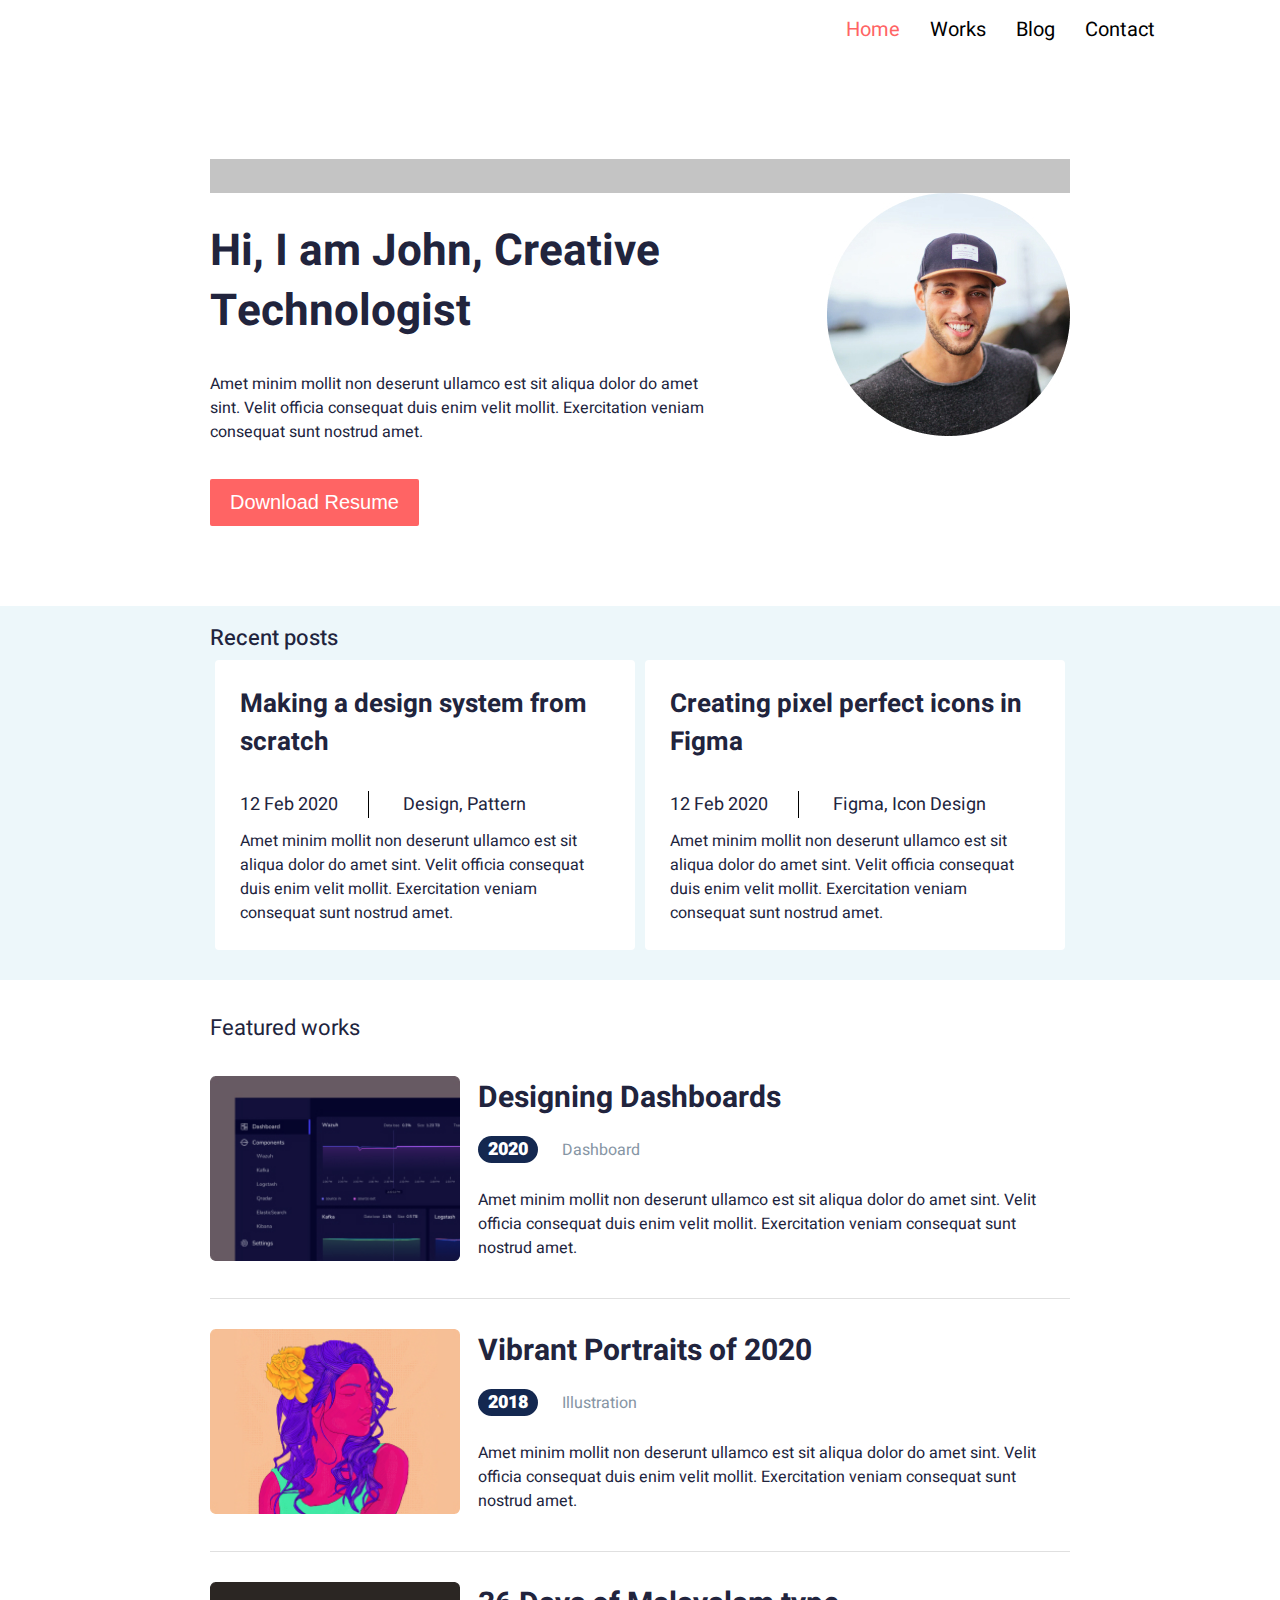
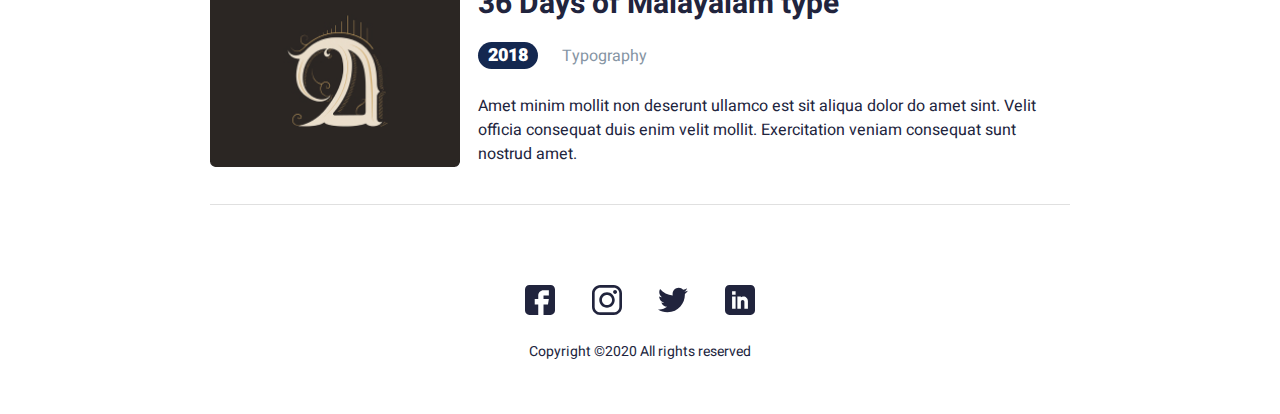
<file: index.html>
<!DOCTYPE html>
<html lang="en">
<head>
    <meta charset="UTF-8">
    <meta http-equiv="X-UA-Compatible" content="IE=edge">
    <meta name="viewport" content="width=device-width, initial-scale=1.0">
    <title>Document</title>
    <!-- підключаємо css -->
    <link rel="stylesheet" href="style.css">
    <!-- підключення шрифтів -->
    <link rel="preconnect" href="https://fonts.googleapis.com">
    <link rel="preconnect" href="https://fonts.gstatic.com" crossorigin>
    <link href="https://fonts.googleapis.com/css2?family=Heebo:wght@400;700&display=swap" rel="stylesheet">

</head>
<body>

    <header>
        
        <nav class="menu">
            <button class="burger"></button>
            <a class="active" href="index.html">Home</a>
            <a href="featured-works.html">Works</a>
            <a href="blog.html">Blog</a>
            <a href="">Contact</a>
        </nav>
        
        <div class="container about-user">
            <div>
                <h1>
                Hi, I am John, Creative Technologist
                </h1>
                <p>Amet minim mollit non deserunt ullamco est sit aliqua dolor do amet sint. Velit officia consequat duis enim velit mollit. Exercitation veniam consequat sunt nostrud amet.</p>
                <button class="btn">Download Resume</button>
            </div>
            <img src="images/my-photo.jpg" alt="photo">
        </div>

    </header>

    <section class="section-posts">
    <div class="container">
    
        <h2>Recent posts</h2>
        <divl class="blog-post">
            <div class="title-post">
                <h4><a href="blog-pages/blog1.html">Making a design system from scratch</a></h4>
                <span class="date-main-post">12 Feb 2020</span>
                <span class="topic-main-post">Design, Pattern</span>
                <p>
                    Amet minim mollit non deserunt ullamco est sit aliqua dolor do amet sint. Velit officia consequat duis enim velit mollit. Exercitation veniam consequat sunt nostrud amet.
                </p>
            </div>

            <div class="title-post">
                <h4><a href="blog-pages/blog2.html">Creating pixel perfect icons in Figma</a></h4>
                <span class="date-main-post">12 Feb 2020</span>
                <span class="topic-main-post">Figma, Icon Design</span>
                <p>
                    Amet minim mollit non deserunt ullamco est sit aliqua dolor do amet sint. Velit officia consequat duis enim velit mollit. Exercitation veniam consequat sunt nostrud amet.
                </p>
            </div>

        </div>
    
    
    </div>


    </section>

    <section>
        <div class="container">
            <h2 class="title-works">Featured works</h2>
           
            <div class="featured-works">
                <div class="work">
                    <a href="work-pages/article-page.html">
                    <img src="images/1.jpg" alt="image1">
                    </a>
                    <div class="description">
                        <h3><a href="work-pages/article-page.html">Designing Dashboards</a></h3>
                        <span class="badge">2020</span>
                        <span class="point">Dashboard</span>
                        <p>Amet minim mollit non deserunt ullamco est sit aliqua dolor do amet sint. Velit officia consequat duis enim velit mollit. Exercitation veniam consequat sunt nostrud amet.</p>
                    </div>
                </div>
            </div>

            <div class="featured-works">
                <div class="work">
                    <a href="work-pages/article-one.html">
                    <img src="images/2.jpg" alt="image1">
                    </a>
                    <div class="description">
                        <h3><a href="work-pages/article-one.html">Vibrant Portraits of 2020</a></h3>
                        <span class="badge">2018</span>
                        <span class="point">Illustration</span>
                        <p>Amet minim mollit non deserunt ullamco est sit aliqua dolor do amet sint. Velit officia consequat duis enim velit mollit. Exercitation veniam consequat sunt nostrud amet.</p>
                    </div>
                </div>
            </div>

            <div class="featured-works">
                <div class="work">
                    <a href="work-pages/article-two.html">
                    <img src="images/3.jpg" alt="image1">
                    </a>
                    <div class="description">
                        <h3><a href="work-pages/article-two.html">36 Days of Malayalam type</a></h3>
                        <span class="badge">2018</span>
                        <span class="point">Typography</span>
                        <p>Amet minim mollit non deserunt ullamco est sit aliqua dolor do amet sint. Velit officia consequat duis enim velit mollit. Exercitation veniam consequat sunt nostrud amet.</p>
                    </div>
                </div>
            </div>

        </div>
    </section>

    <footer>
        <div class="social">
            <a href="https://www.facebook.com/" class="icons fb"></a>
            <a href="https://www.instagram.com/" class="icons inst"></a>
            <a href="https://twitter.com/" class="icons tw"></a>
            <a href="https://linkedin.com" class="icons in"></a>
        </div>
        <p>
            Copyright ©2020 All rights reserved 
        </p>
    </footer>

</body>
</html>
</file>
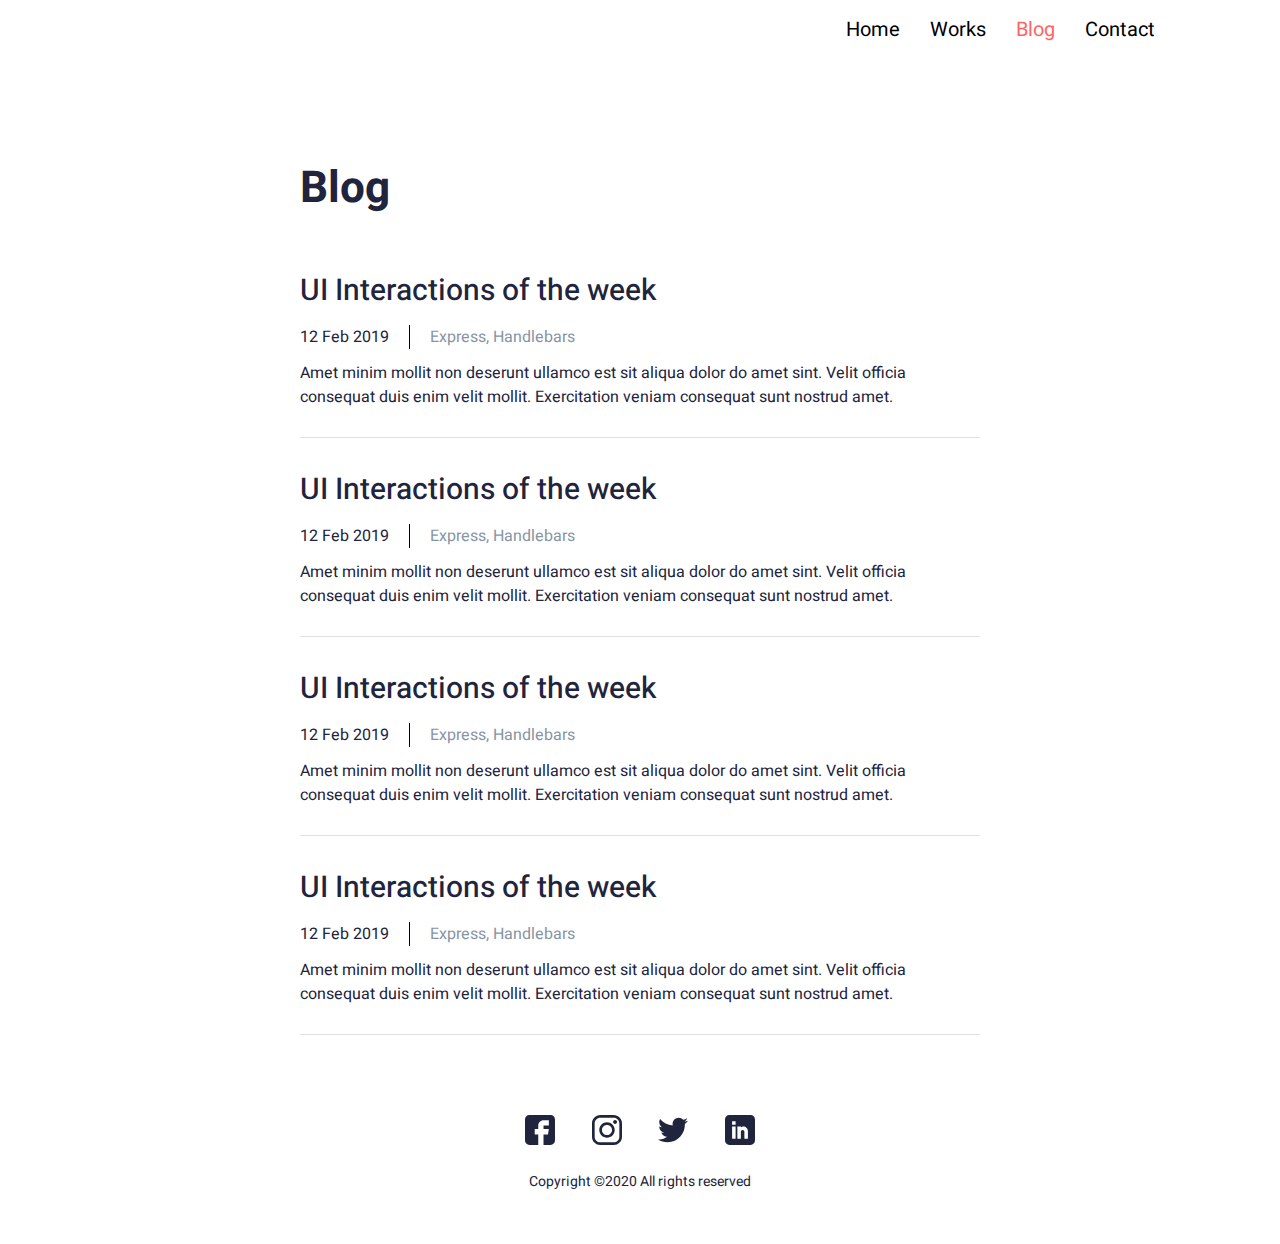
<file: blog.html>
<!DOCTYPE html>
<html lang="en">
<head>
    <meta charset="UTF-8">
    <meta http-equiv="X-UA-Compatible" content="IE=edge">
    <meta name="viewport" content="width=device-width, initial-scale=1.0">
    <title>Document</title>
    <!-- підключаємо css -->
    <link rel="stylesheet" href="style.css">
    <!-- підключення шрифтів -->
    <link rel="preconnect" href="https://fonts.googleapis.com">
    <link rel="preconnect" href="https://fonts.gstatic.com" crossorigin>
    <link href="https://fonts.googleapis.com/css2?family=Heebo:wght@400;700&display=swap" rel="stylesheet">
</head>
<body>
    
    <header>
        <nav class="menu">
            <button class="burger"></button>
            <a href="index.html">Home</a>
            <a href="featured-works.html">Works</a>
            <a class="active" href="blog.html">Blog</a>
            <a href="">Contact</a>
        </nav>
    </header>

    <div class="blog-container">
            <h1 class="h1-blog">Blog</h1>
            <div class="blog-title">
                <h2 class="h2-title">UI Interactions of the week</h2>
                <div class="date-blog">
                    <p class="date">12 Feb 2019</p>
                    <P class="point">Express, Handlebars</P>
                </div>
                <p>
                    Amet minim mollit non deserunt ullamco est sit aliqua dolor do amet sint. Velit officia consequat duis enim velit mollit. Exercitation veniam consequat sunt nostrud amet.
                </p>
            </div>

            <div class="blog-title">
                <h2 class="h2-title">UI Interactions of the week</h2>
                <div class="date-blog">
                    <p class="date">12 Feb 2019</p>
                    <P class="point">Express, Handlebars</P>
                </div>
                <p>
                    Amet minim mollit non deserunt ullamco est sit aliqua dolor do amet sint. Velit officia consequat duis enim velit mollit. Exercitation veniam consequat sunt nostrud amet.
                </p>
            </div>

            <div class="blog-title">
                <h2 class="h2-title">UI Interactions of the week</h2>
                <div class="date-blog">
                    <p class="date">12 Feb 2019</p>
                    <P class="point">Express, Handlebars</P>
                </div>
                <p>
                    Amet minim mollit non deserunt ullamco est sit aliqua dolor do amet sint. Velit officia consequat duis enim velit mollit. Exercitation veniam consequat sunt nostrud amet.
                </p>
            </div>

            <div class="blog-title">
                <h2 class="h2-title">UI Interactions of the week</h2>
                <div class="date-blog">
                    <p class="date">12 Feb 2019</p>
                    <P class="point">Express, Handlebars</P>
                </div>
                <p>
                    Amet minim mollit non deserunt ullamco est sit aliqua dolor do amet sint. Velit officia consequat duis enim velit mollit. Exercitation veniam consequat sunt nostrud amet.
                </p>
            </div>
    </div>

    <footer>
        <div class="social">
            <a href="https://www.facebook.com/" class="icons fb"></a>
            <a href="https://www.instagram.com/" class="icons inst"></a>
            <a href="https://twitter.com/" class="icons tw"></a>
            <a href="https://linkedin.com" class="icons in"></a>
        </div>
        <p>
            Copyright ©2020 All rights reserved 
        </p>
    </footer>

</body>
</html>
</file>
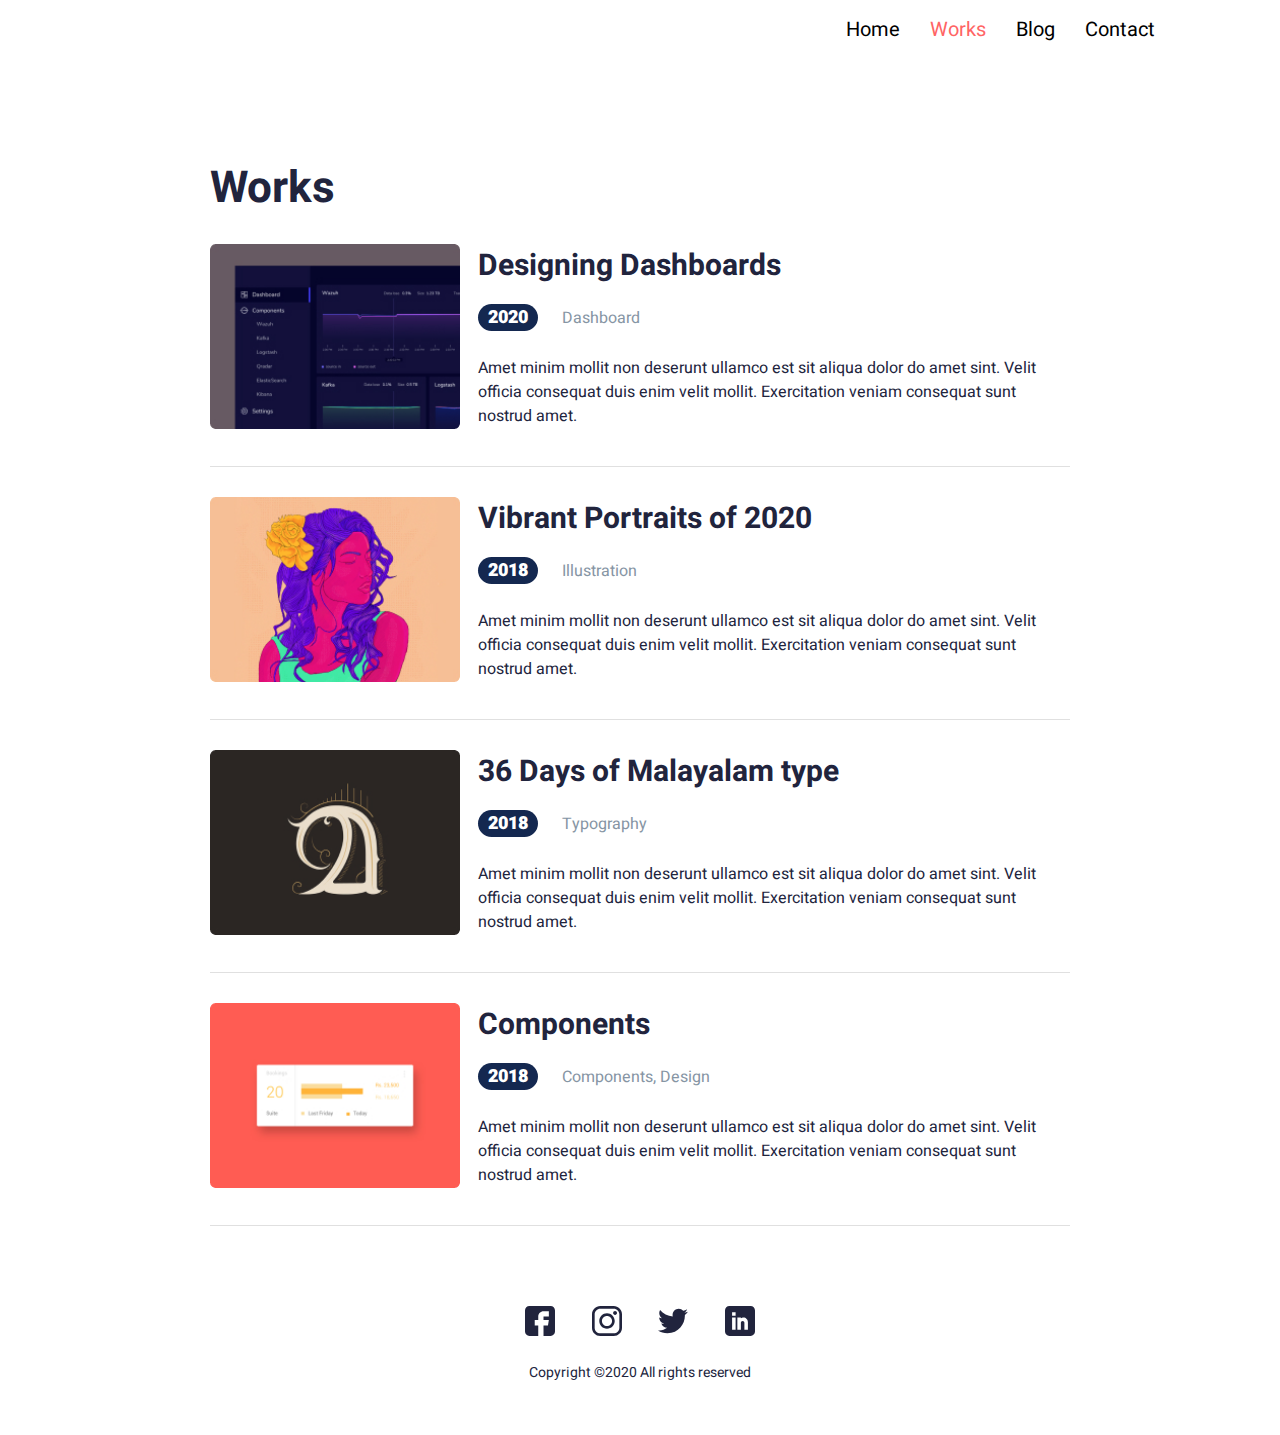
<file: featured-works.html>
<!DOCTYPE html>
<html lang="en">
    <head>
        <meta charset="UTF-8">
        <meta http-equiv="X-UA-Compatible" content="IE=edge">
        <meta name="viewport" content="width=device-width, initial-scale=1.0">
        <title>Document</title>
        <!-- підключаємо css -->
        <link rel="stylesheet" href="style.css">
        <!-- підключення шрифтів -->
        <link rel="preconnect" href="https://fonts.googleapis.com">
        <link rel="preconnect" href="https://fonts.gstatic.com" crossorigin>
        <link href="https://fonts.googleapis.com/css2?family=Heebo:wght@400;700&display=swap" rel="stylesheet">
    </head>
    <body>
        
        <header>
            <nav class="menu">
                <button class="burger"></button>
                <a href="index.html">Home</a>
                <a class="active" href="featured-works.html">Works</a>
                <a href="blog.html">Blog</a>
                <a href="">Contact</a>
            </nav>
        </header>

        <section>
            <div class="work-container">
                <h1 class="page-works">Works</h2>
               
                <div class="featured-works">
                    <div class="work">
                        <a href="work-pages/article-page.html">
                        <img src="images/1.jpg" alt="image1">
                        </a>
                        <div class="description">
                            <h3><a href="work-pages/article-page.html">Designing Dashboards</a></h3>
                            <span class="badge">2020</span>
                            <span class="point">Dashboard</span>
                            <p>Amet minim mollit non deserunt ullamco est sit aliqua dolor do amet sint. Velit officia consequat duis enim velit mollit. Exercitation veniam consequat sunt nostrud amet.</p>
                        </div>
                    </div>
                </div>
    
                <div class="featured-works visible-any-work">
                    <div class="work">
                        <a href="work-pages/article-one.html">
                        <img src="images/2.jpg" alt="image1">
                        </a>
                        <div class="description">
                            <h3><a href="work-pages/article-one.html">Vibrant Portraits of 2020</a></h3>
                            <span class="badge">2018</span>
                            <span class="point">Illustration</span>
                            <p>Amet minim mollit non deserunt ullamco est sit aliqua dolor do amet sint. Velit officia consequat duis enim velit mollit. Exercitation veniam consequat sunt nostrud amet.</p>
                        </div>
                    </div>
                </div>
    
                <div class="featured-works visible-any-work">
                    <div class="work">
                        <a href="work-pages/article-two.html">
                        <img src="images/3.jpg" alt="image1">
                        </a>
                        <div class="description">
                            <h3><a href="work-pages/article-two.html">36 Days of Malayalam type</a></h3>
                            <span class="badge">2018</span>
                            <span class="point">Typography</span>
                            <p>Amet minim mollit non deserunt ullamco est sit aliqua dolor do amet sint. Velit officia consequat duis enim velit mollit. Exercitation veniam consequat sunt nostrud amet.</p>
                        </div>
                    </div>
                </div>

                <div class="featured-works visible-any-work">
                    <div class="work">
                        <a href="work-pages/article-two.html">
                        <img src="images/4.jpg" alt="image1">
                        </a>
                        <div class="description">
                            <h3><a href="work-pages/article-two.html">Components</a></h3>
                            <span class="badge">2018</span>
                            <span class="point">Components, Design</span>
                            <p>Amet minim mollit non deserunt ullamco est sit aliqua dolor do amet sint. Velit officia consequat duis enim velit mollit. Exercitation veniam consequat sunt nostrud amet.</p>
                        </div>
                    </div>
                </div>

                <div class="featured-works visible-work">
                    <div class="work">
                        <a href="work-pages/article-two.html">
                        <img src="images/5.jpg" alt="image1">
                        </a>
                        <div class="description">
                            <h3><a href="work-pages/article-two.html">Designing Landing pages</a></h3>
                            <span class="badge">2022</span>
                            <span class="point">Website</span>
                            <p>Amet minim mollit non deserunt ullamco est sit aliqua dolor do amet sint. Velit officia consequat duis enim velit mollit. Exercitation veniam consequat sunt nostrud amet.</p>
                        </div>
                    </div>
                </div>
    
            </div>
        </section>

        <footer>
            <div class="social">
                <a href="https://www.facebook.com/" class="icons fb"></a>
                <a href="https://www.instagram.com/" class="icons inst"></a>
                <a href="https://twitter.com/" class="icons tw"></a>
                <a href="https://linkedin.com" class="icons in"></a>
            </div>
            <p>
                Copyright ©2020 All rights reserved 
            </p>
        </footer>

</body>
</html>
</file>
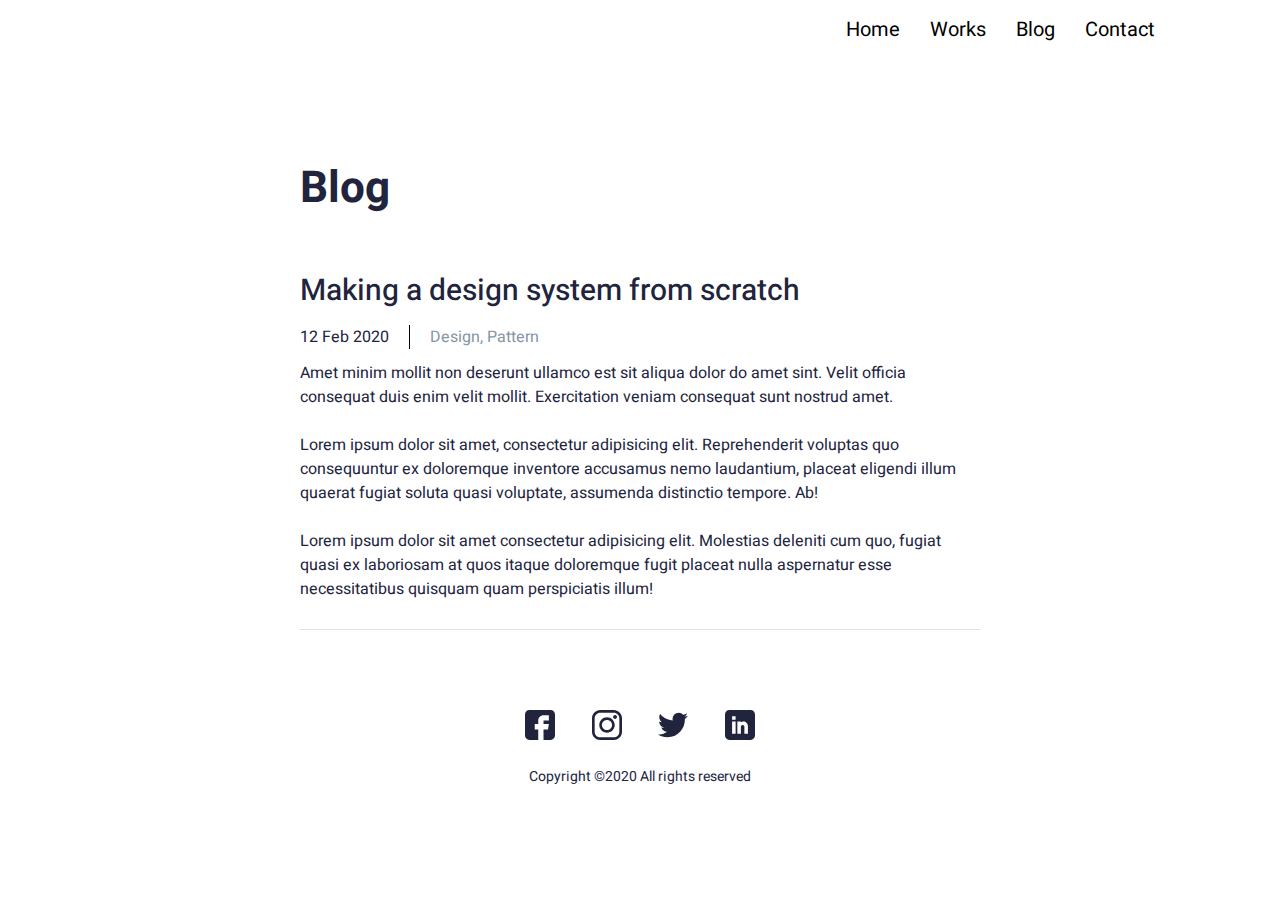
<file: blog-pages/blog1.html>
<!DOCTYPE html>
<html lang="en">
<head>
    <meta charset="UTF-8">
    <meta http-equiv="X-UA-Compatible" content="IE=edge">
    <meta name="viewport" content="width=device-width, initial-scale=1.0">
    <title>Document</title>
    <!-- підключаємо css -->
    <link rel="stylesheet" href="../style.css">
    <!-- підключення шрифтів -->
    <link rel="preconnect" href="https://fonts.googleapis.com">
    <link rel="preconnect" href="https://fonts.gstatic.com" crossorigin>
    <link href="https://fonts.googleapis.com/css2?family=Heebo:wght@400;700&display=swap" rel="stylesheet">
</head>
<body>
    
    <header>
        <nav class="menu">
            <button class="burger"></button>
            <a href="../index.html">Home</a>
            <a href="../featured-works.html">Works</a>
            <a href="../blog.html">Blog</a>
            <a href="">Contact</a>
        </nav>
    </header>

    <div class="blog-container">
            <h1 class="h1-blog">Blog</h1>
            <div class="blog-title">
                <h2 class="h2-title">Making a design system from scratch</h2>
                <div class="date-blog">
                    <p class="date">12 Feb 2020</p>
                    <P class="point">Design, Pattern</P>
                </div>
                <p>
                    Amet minim mollit non deserunt ullamco est sit aliqua dolor do amet sint. Velit officia consequat duis enim velit mollit. Exercitation veniam consequat sunt nostrud amet.
                </p>
                <br>

                <p>Lorem ipsum dolor sit amet, consectetur adipisicing elit. Reprehenderit voluptas quo consequuntur ex doloremque inventore accusamus nemo laudantium, placeat eligendi illum quaerat fugiat soluta quasi voluptate, assumenda distinctio tempore. Ab!</p>
                <br>

                <p>
                    Lorem ipsum dolor sit amet consectetur adipisicing elit. Molestias deleniti cum quo, fugiat quasi ex laboriosam at quos itaque doloremque fugit placeat nulla aspernatur esse necessitatibus quisquam quam perspiciatis illum!
                </p>
            </div>

    </div>

    <footer>
        <div class="social">
            <a href="https://www.facebook.com/" class="icons fb"></a>
            <a href="https://www.instagram.com/" class="icons inst"></a>
            <a href="https://twitter.com/" class="icons tw"></a>
            <a href="https://linkedin.com" class="icons in"></a>
        </div>
        <p>
            Copyright ©2020 All rights reserved 
        </p>
    </footer>

</body>
</html>
</file>
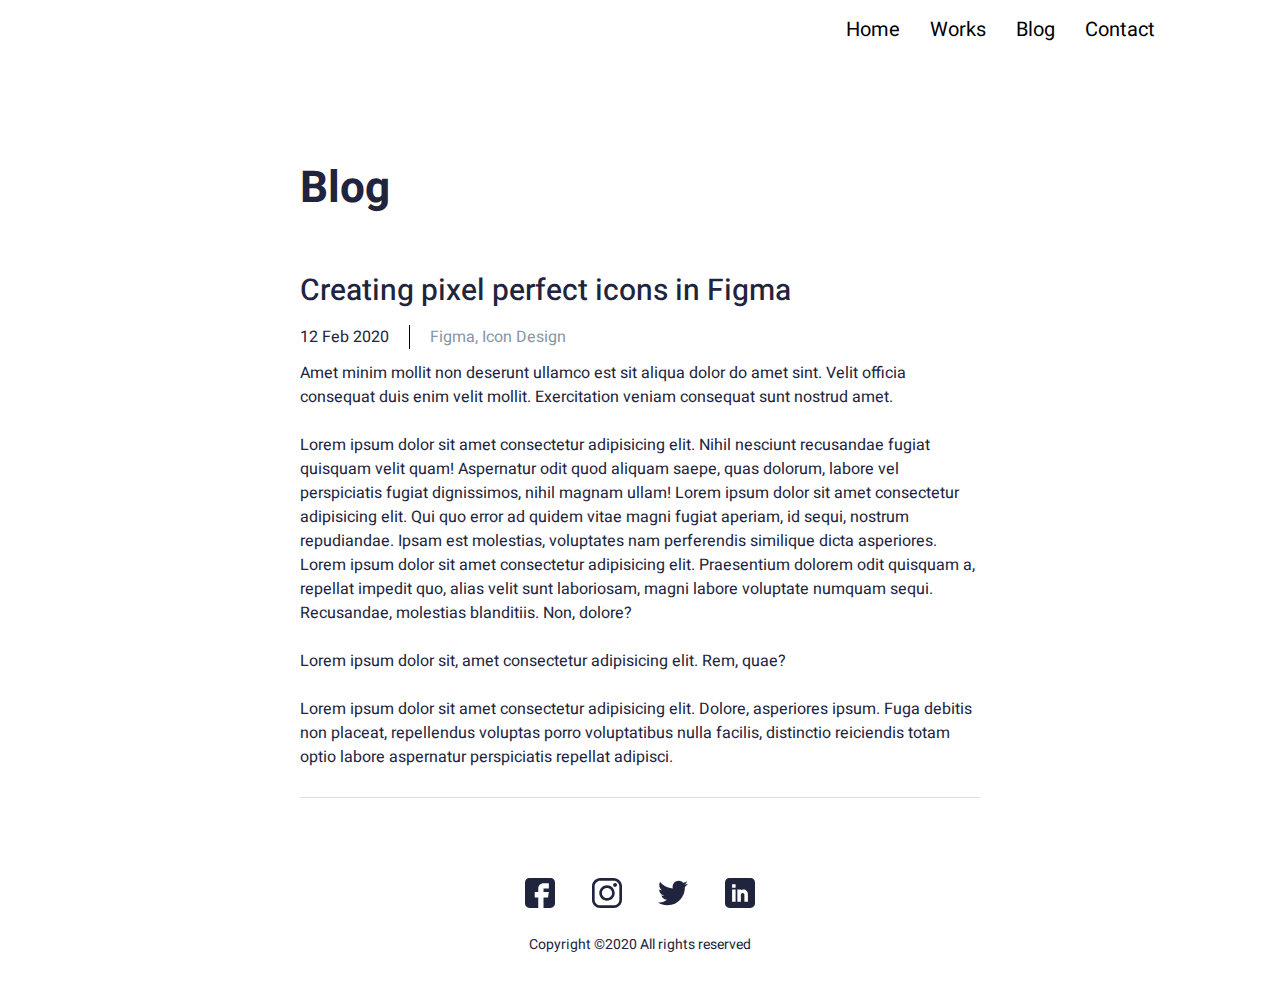
<file: blog-pages/blog2.html>
<!DOCTYPE html>
<html lang="en">
<head>
    <meta charset="UTF-8">
    <meta http-equiv="X-UA-Compatible" content="IE=edge">
    <meta name="viewport" content="width=device-width, initial-scale=1.0">
    <title>Document</title>
    <!-- підключаємо css -->
    <link rel="stylesheet" href="../style.css">
    <!-- підключення шрифтів -->
    <link rel="preconnect" href="https://fonts.googleapis.com">
    <link rel="preconnect" href="https://fonts.gstatic.com" crossorigin>
    <link href="https://fonts.googleapis.com/css2?family=Heebo:wght@400;700&display=swap" rel="stylesheet">
</head>
<body>
    
    <header>
        <nav class="menu">
            <button class="burger"></button>
            <a href="../index.html">Home</a>
            <a href="../featured-works.html">Works</a>
            <a href="../blog.html">Blog</a>
            <a href="">Contact</a>
        </nav>
    </header>

    <div class="blog-container">
            <h1 class="h1-blog">Blog</h1>
            <div class="blog-title">
                <h2 class="h2-title">Creating pixel perfect icons in Figma</h2>
                <div class="date-blog">
                    <p class="date">12 Feb 2020</p>
                    <P class="point">Figma, Icon Design</P>
                </div>
                <p>
                    Amet minim mollit non deserunt ullamco est sit aliqua dolor do amet sint. Velit officia consequat duis enim velit mollit. Exercitation veniam consequat sunt nostrud amet.
                </p>
                <br>
            
                <p>Lorem ipsum dolor sit amet consectetur adipisicing elit. Nihil nesciunt recusandae fugiat quisquam velit quam! Aspernatur odit quod aliquam saepe, quas dolorum, labore vel perspiciatis fugiat dignissimos, nihil magnam ullam! Lorem ipsum dolor sit amet consectetur adipisicing elit. Qui quo error ad quidem vitae magni fugiat aperiam, id sequi, nostrum repudiandae. Ipsam est molestias, voluptates nam perferendis similique dicta asperiores. Lorem ipsum dolor sit amet consectetur adipisicing elit. Praesentium dolorem odit quisquam a, repellat impedit quo, alias velit sunt laboriosam, magni labore voluptate numquam sequi. Recusandae, molestias blanditiis. Non, dolore?</p>
                <br>

                <p>Lorem ipsum dolor sit, amet consectetur adipisicing elit. Rem, quae?</p>
                <br>
                <p>Lorem ipsum dolor sit amet consectetur adipisicing elit. Dolore, asperiores ipsum. Fuga debitis non placeat, repellendus voluptas porro voluptatibus nulla facilis, distinctio reiciendis totam optio labore aspernatur perspiciatis repellat adipisci.</p>
            </div>

            
    </div>

    <footer>
        <div class="social">
            <a href="https://www.facebook.com/" class="icons fb"></a>
            <a href="https://www.instagram.com/" class="icons inst"></a>
            <a href="https://twitter.com/" class="icons tw"></a>
            <a href="https://linkedin.com" class="icons in"></a>
        </div>
        <p>
            Copyright ©2020 All rights reserved 
        </p>
    </footer>

</body>
</html>
</file>
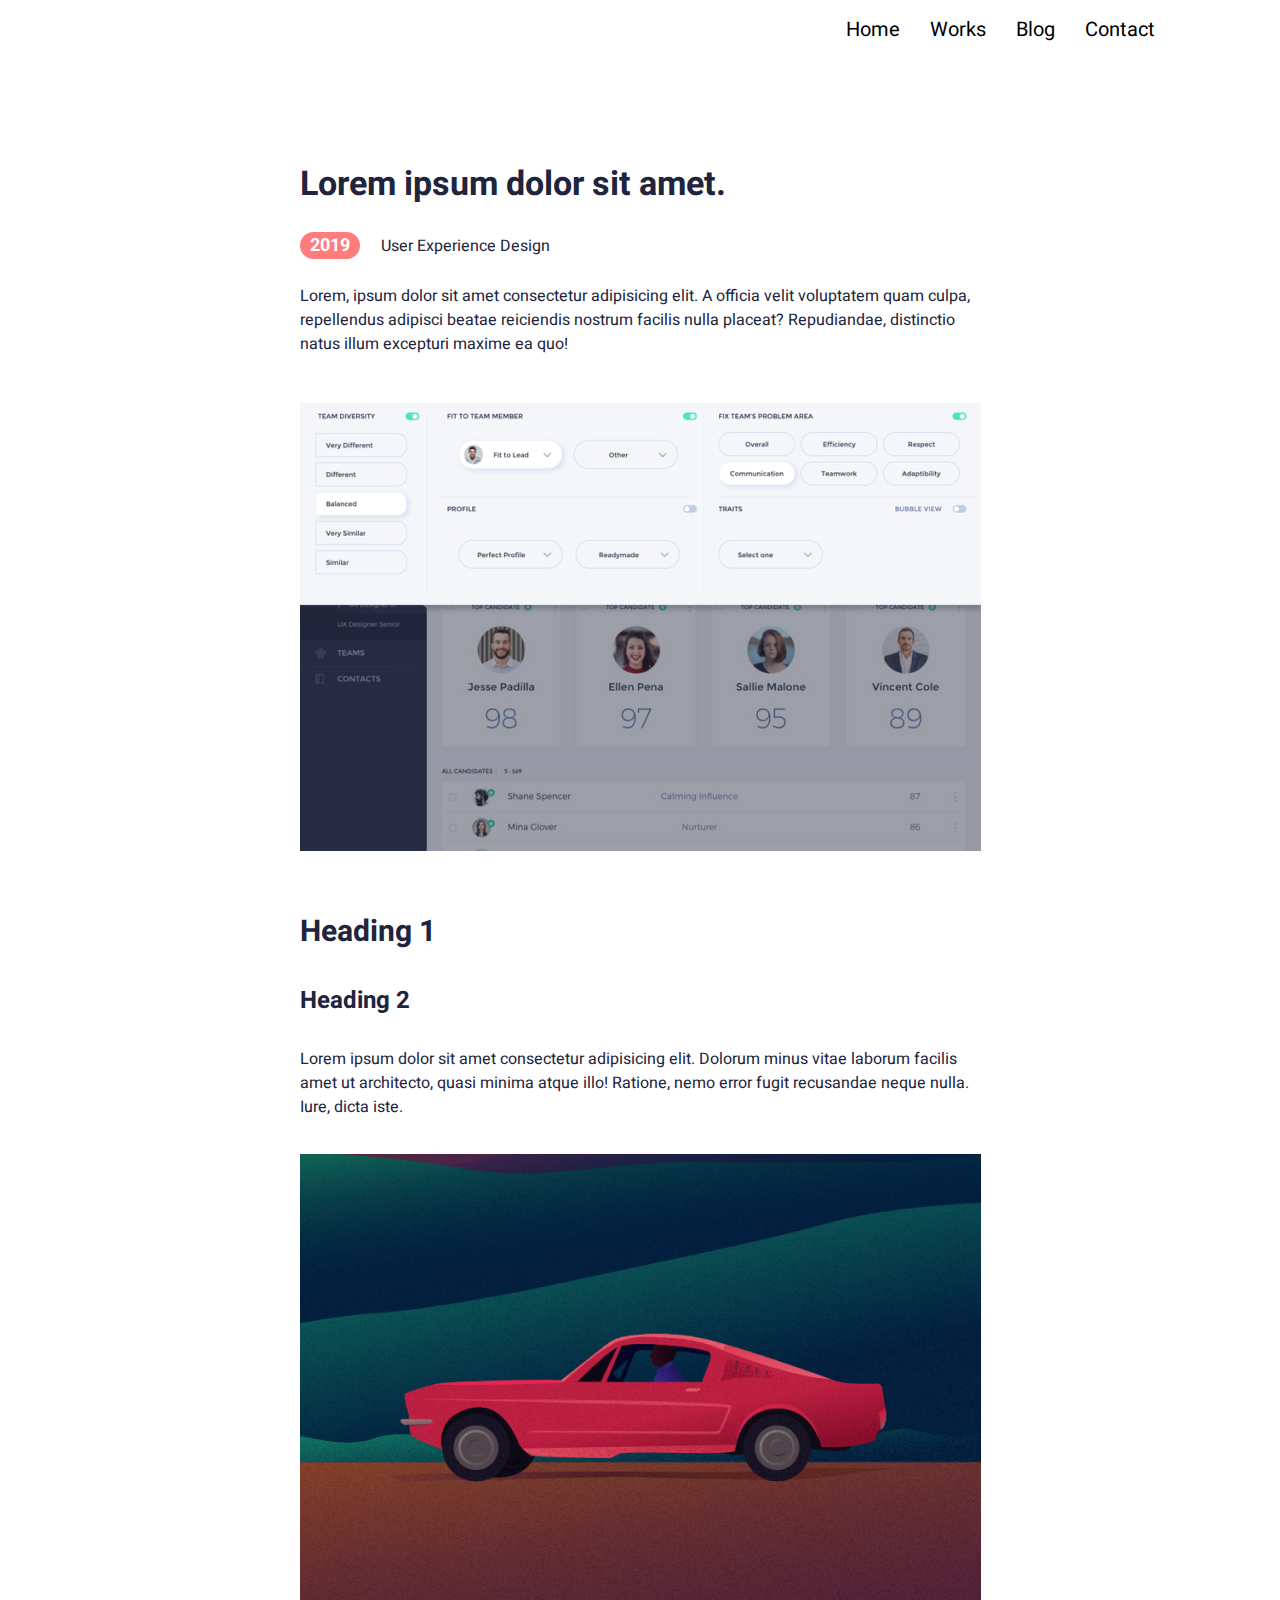
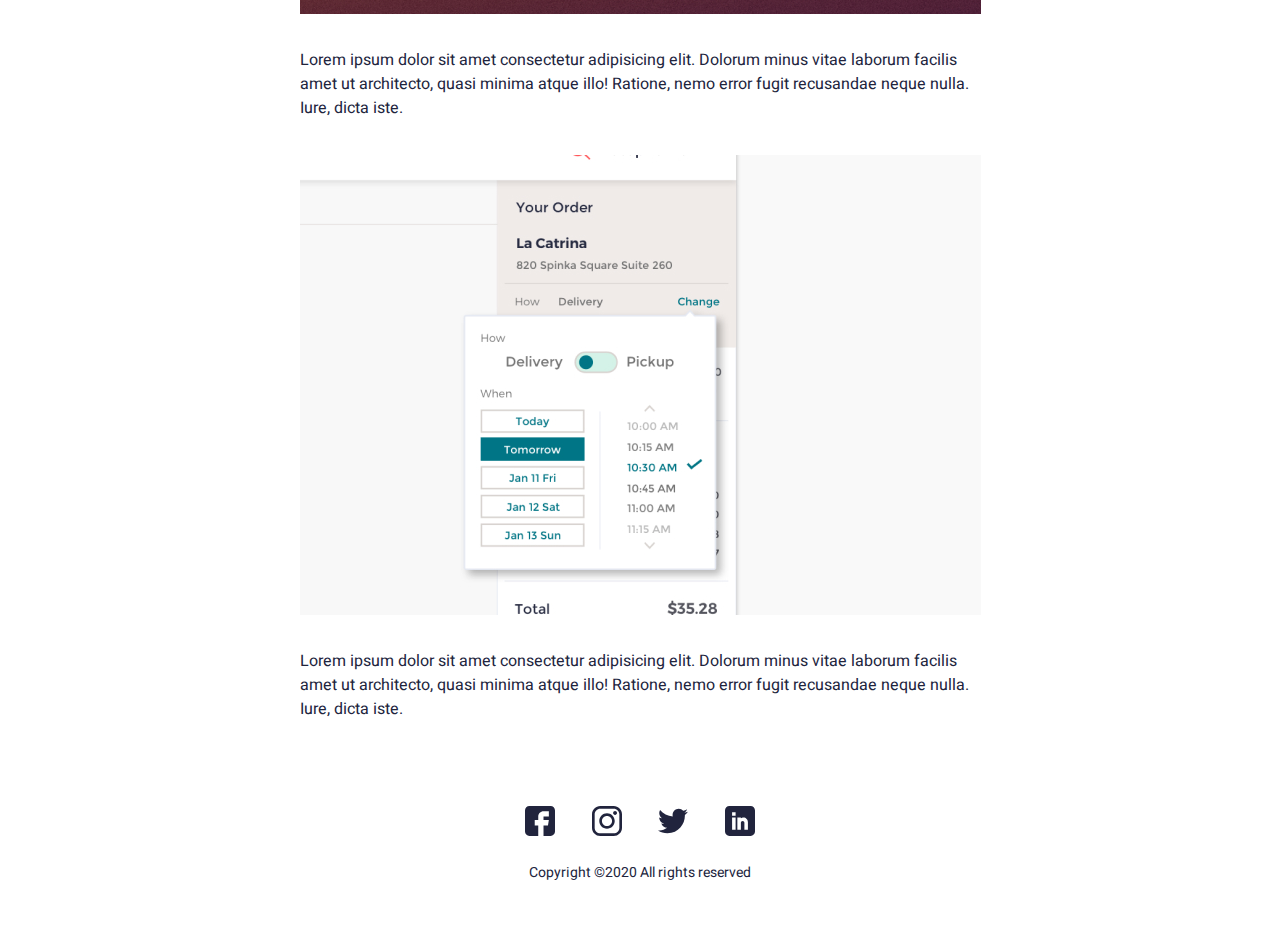
<file: work-pages/article-one.html>
<!DOCTYPE html>
<html lang="en">
<head>
    <meta charset="UTF-8">
    <meta http-equiv="X-UA-Compatible" content="IE=edge">
    <meta name="viewport" content="width=device-width, initial-scale=1.0">
    <title>Document</title>
    <!-- підключаємо css -->
    <link rel="stylesheet" href="../style.css">
    <!-- підключення шрифтів -->
    <link rel="preconnect" href="https://fonts.googleapis.com">
    <link rel="preconnect" href="https://fonts.gstatic.com" crossorigin>
    <link href="https://fonts.googleapis.com/css2?family=Heebo:wght@400;700&display=swap" rel="stylesheet">

</head>
<body>

    <header>
        
        <nav class="menu">
            <button class="burger"></button>
            <a href="../index.html">Home</a>
            <a href="../featured-works.html">Works</a>
            <a href="../blog.html">Blog</a>
            <a href="">Contact</a>
        </nav>
        

    </header>

    <section class="article-page">
        <div class="article-container">
            <h1>Lorem ipsum dolor sit amet.</h1>
            <span class="article-badge">2019</span>
            <span class="article-title">User Experience Design</span>
            <p>Lorem, ipsum dolor sit amet consectetur adipisicing elit. A officia velit voluptatem quam culpa, repellendus adipisci beatae reiciendis nostrum facilis nulla placeat? Repudiandae, distinctio natus illum excepturi maxime ea quo!</p>

            <img src="../images/article1.jpg" alt="image">

            <h2>Heading 1</h2>
            <h3>Heading 2</h3>
            <p>
                Lorem ipsum dolor sit amet consectetur adipisicing elit. Dolorum minus vitae laborum facilis amet ut architecto, quasi minima atque illo! Ratione, nemo error fugit recusandae neque nulla. Iure, dicta iste.
            </p>

            <img src="../images/article2.jpg" alt="image">

            <p>
                Lorem ipsum dolor sit amet consectetur adipisicing elit. Dolorum minus vitae laborum facilis amet ut architecto, quasi minima atque illo! Ratione, nemo error fugit recusandae neque nulla. Iure, dicta iste.
            </p>

            <img src="../images/article3.jpg" alt="image">

            <p>
                Lorem ipsum dolor sit amet consectetur adipisicing elit. Dolorum minus vitae laborum facilis amet ut architecto, quasi minima atque illo! Ratione, nemo error fugit recusandae neque nulla. Iure, dicta iste.
            </p>

        </div>
    </section>

    <footer>
        <div class="social">
            <a href="https://www.facebook.com/" class="icons fb"></a>
            <a href="https://www.instagram.com/" class="icons inst"></a>
            <a href="https://twitter.com/" class="icons tw"></a>
            <a href="https://linkedin.com" class="icons in"></a>
        </div>
        <p>
            Copyright ©2020 All rights reserved 
        </p>
    </footer>

</body>
</html>
</file>
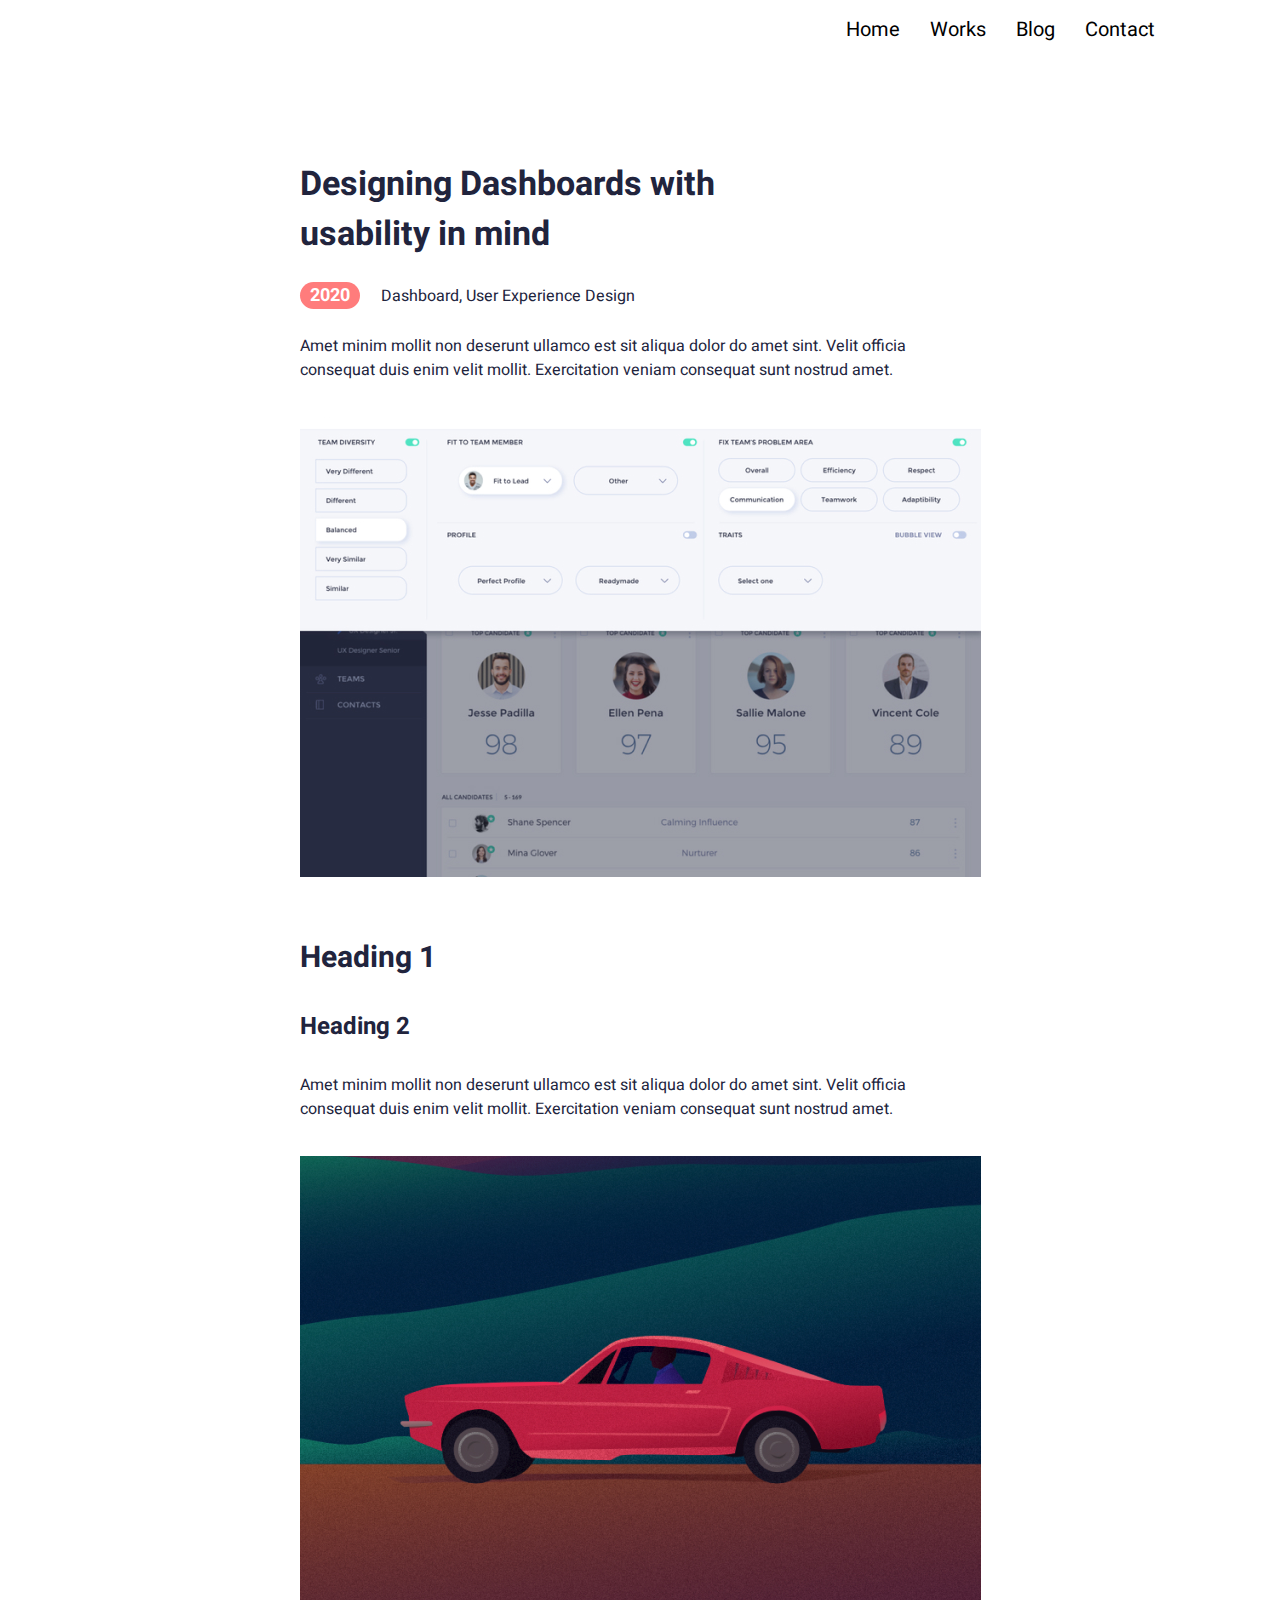
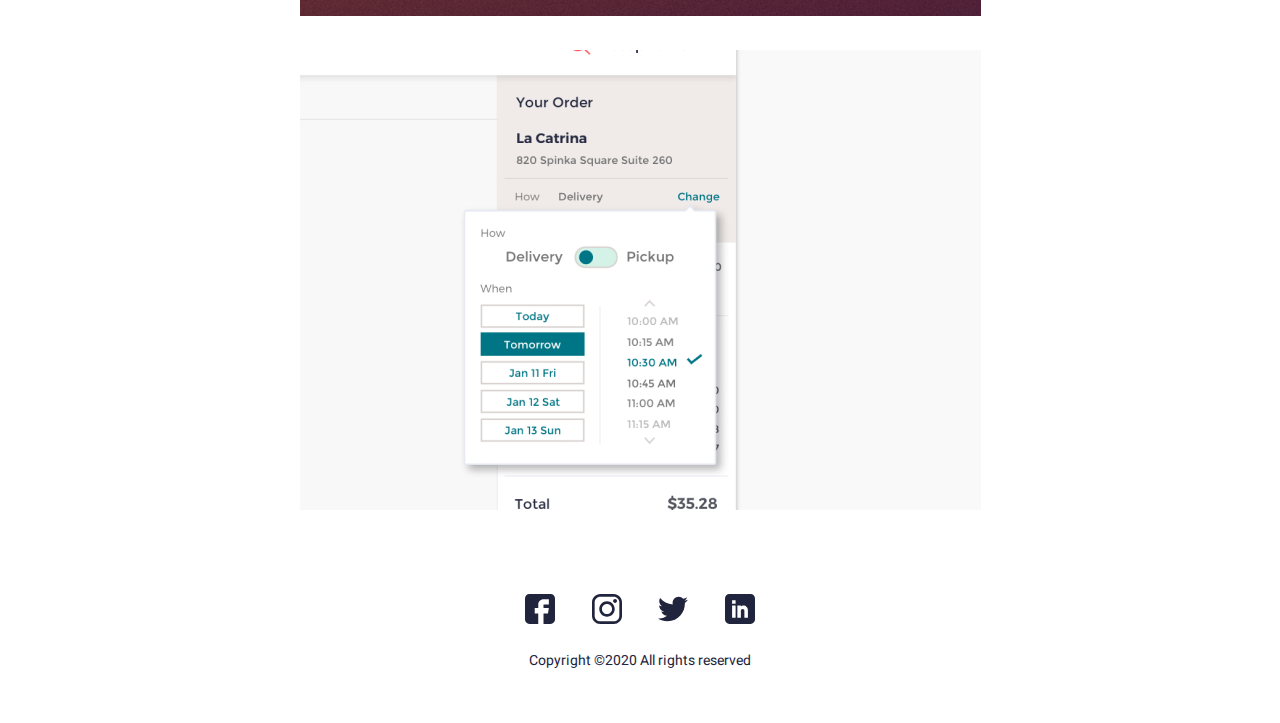
<file: work-pages/article-page.html>
<!DOCTYPE html>
<html lang="en">
<head>
    <meta charset="UTF-8">
    <meta http-equiv="X-UA-Compatible" content="IE=edge">
    <meta name="viewport" content="width=device-width, initial-scale=1.0">
    <title>Document</title>
    <!-- підключаємо css -->
    <link rel="stylesheet" href="../style.css">
    <!-- підключення шрифтів -->
    <link rel="preconnect" href="https://fonts.googleapis.com">
    <link rel="preconnect" href="https://fonts.gstatic.com" crossorigin>
    <link href="https://fonts.googleapis.com/css2?family=Heebo:wght@400;700&display=swap" rel="stylesheet">

</head>
<body>

    <header>
        
        <nav class="menu">
            <button class="burger"></button>
            <a href="../index.html">Home</a>
            <a href="../featured-works.html">Works</a>
            <a href="../blog.html">Blog</a>
            <a href="">Contact</a>
        </nav>
        

    </header>

    <section class="article-page">
        <div class="article-container">
            <h1>Designing Dashboards with usability in mind</h1>
            <span class="article-badge">2020</span>
            <span class="article-title">Dashboard, User Experience Design</span>
            <p>Amet minim mollit non deserunt ullamco est sit aliqua dolor do amet sint. Velit officia consequat duis enim velit mollit. Exercitation veniam consequat sunt nostrud amet.</p>

            <img src="../images/article1.jpg" alt="image">

            <h2>Heading 1</h2>
            <h3>Heading 2</h3>
            <p>
                Amet minim mollit non deserunt ullamco est sit aliqua dolor do amet sint. Velit officia consequat duis enim velit mollit. Exercitation veniam consequat sunt nostrud amet.
            </p>

            <img src="../images/article2.jpg" alt="image">
            <img src="../images/article3.jpg" alt="image">

        </div>
    </section>

    <footer>
        <div class="social">
            <a href="https://www.facebook.com/" class="icons fb"></a>
            <a href="https://www.instagram.com/" class="icons inst"></a>
            <a href="https://twitter.com/" class="icons tw"></a>
            <a href="https://linkedin.com" class="icons in"></a>
        </div>
        <p>
            Copyright ©2020 All rights reserved 
        </p>
    </footer>

</body>
</html>
</file>
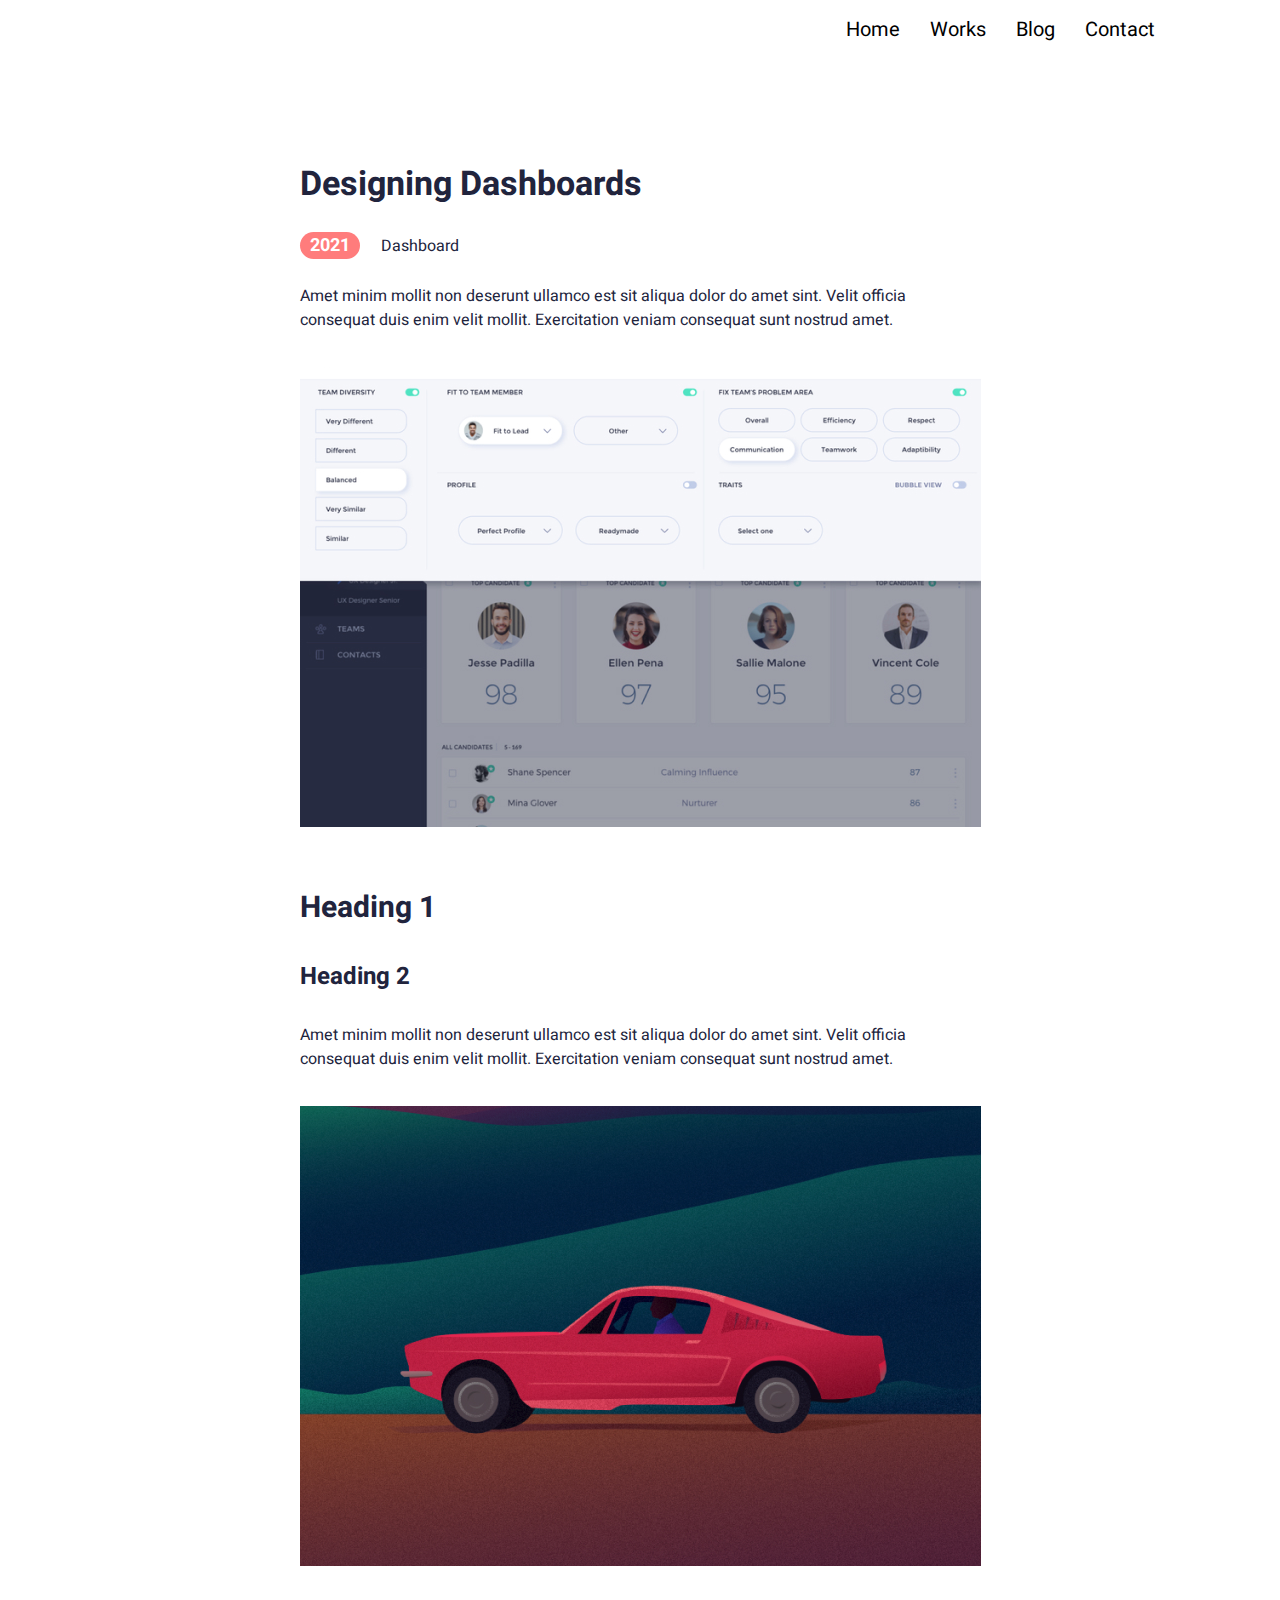
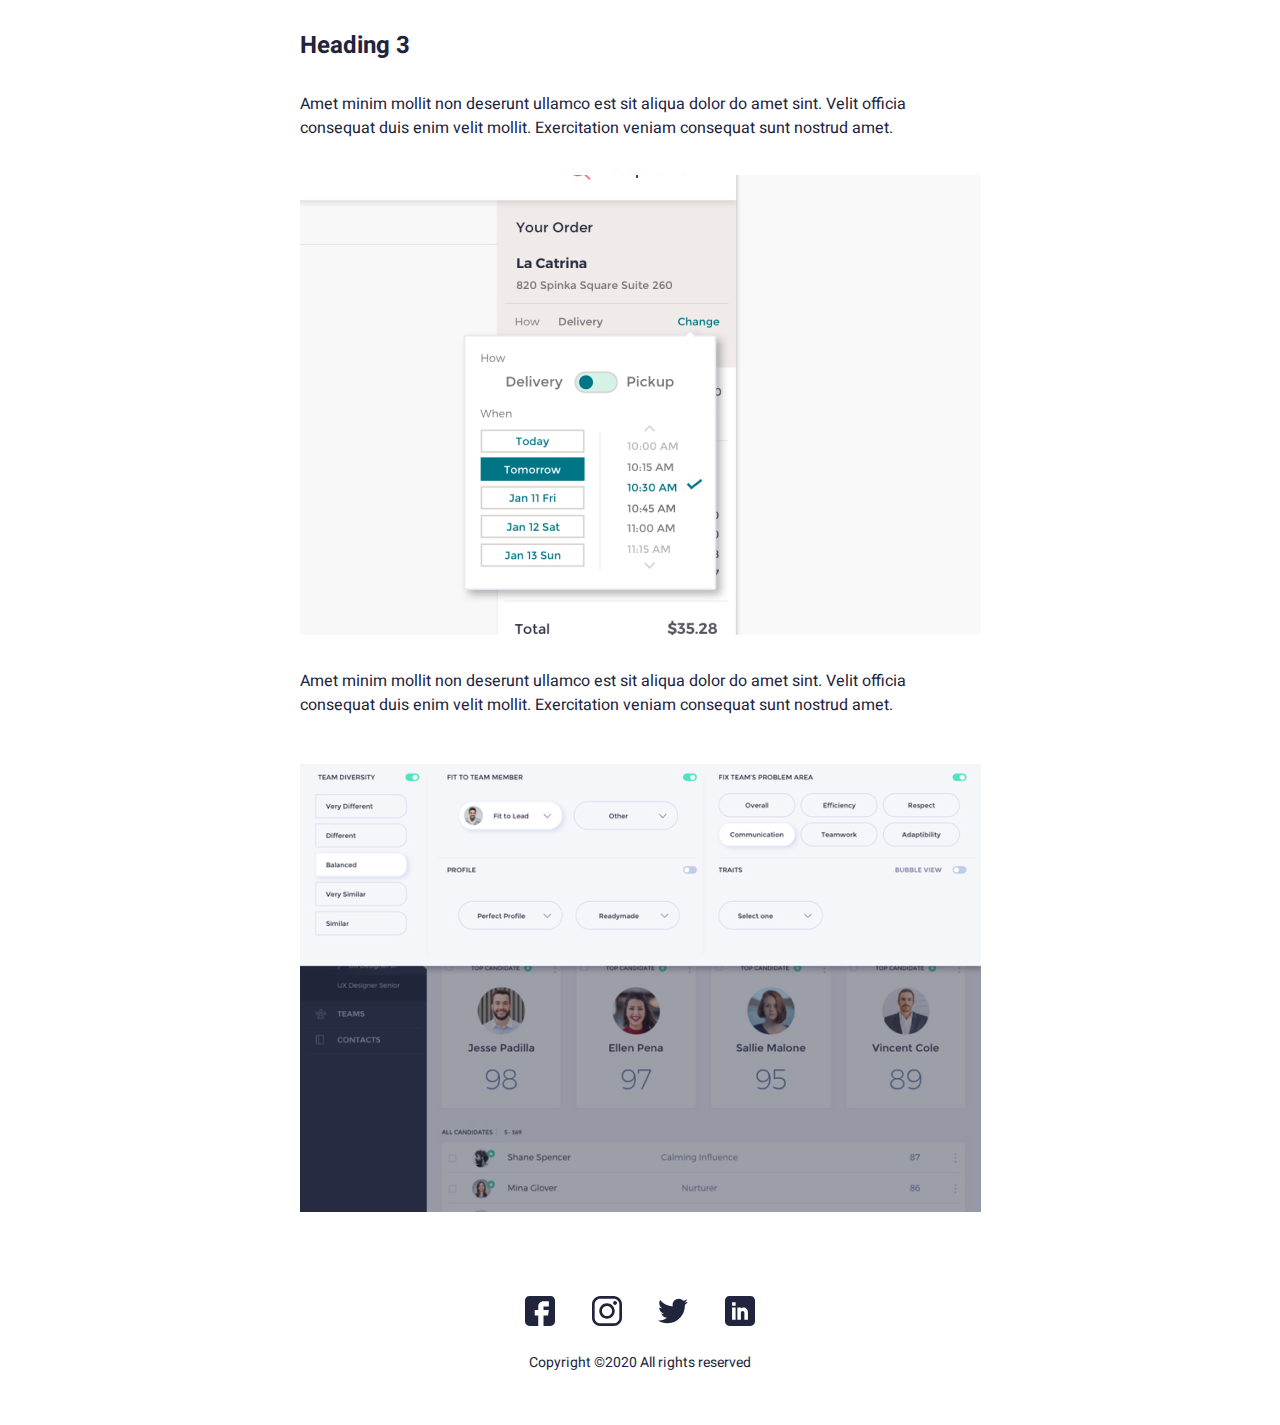
<file: work-pages/article-two.html>
<!DOCTYPE html>
<html lang="en">
<head>
    <meta charset="UTF-8">
    <meta http-equiv="X-UA-Compatible" content="IE=edge">
    <meta name="viewport" content="width=device-width, initial-scale=1.0">
    <title>Document</title>
    <!-- підключаємо css -->
    <link rel="stylesheet" href="../style.css">
    <!-- підключення шрифтів -->
    <link rel="preconnect" href="https://fonts.googleapis.com">
    <link rel="preconnect" href="https://fonts.gstatic.com" crossorigin>
    <link href="https://fonts.googleapis.com/css2?family=Heebo:wght@400;700&display=swap" rel="stylesheet">

</head>
<body>

    <header>
        
        <nav class="menu">
            <button class="burger"></button>
            <a href="../index.html">Home</a>
            <a href="../featured-works.html">Works</a>
            <a href="../blog.html">Blog</a>
            <a href="">Contact</a>
        </nav>
        

    </header>

    <section class="article-page">
        <div class="article-container">
            <h1>Designing Dashboards</h1>
            <span class="article-badge">2021</span>
            <span class="article-title">Dashboard</span>
            <p>Amet minim mollit non deserunt ullamco est sit aliqua dolor do amet sint. Velit officia consequat duis enim velit mollit. Exercitation veniam consequat sunt nostrud amet.</p>

            <img src="../images/article1.jpg" alt="image">

            <h2>Heading 1</h2>

            <h3>Heading 2</h3>
            <p>
                Amet minim mollit non deserunt ullamco est sit aliqua dolor do amet sint. Velit officia consequat duis enim velit mollit. Exercitation veniam consequat sunt nostrud amet.
            </p>

            <img src="../images/article2.jpg" alt="image">

            <h3>Heading 3</h3>
            <p>
                Amet minim mollit non deserunt ullamco est sit aliqua dolor do amet sint. Velit officia consequat duis enim velit mollit. Exercitation veniam consequat sunt nostrud amet.
            </p>

            <img src="../images/article3.jpg" alt="image">
            <p>
                Amet minim mollit non deserunt ullamco est sit aliqua dolor do amet sint. Velit officia consequat duis enim velit mollit. Exercitation veniam consequat sunt nostrud amet.
            </p>
            <img src="../images/article1.jpg" alt="image">

        </div>
    </section>

    <footer>
        <div class="social">
            <a href="https://www.facebook.com/" class="icons fb"></a>
            <a href="https://www.instagram.com/" class="icons inst"></a>
            <a href="https://twitter.com/" class="icons tw"></a>
            <a href="https://linkedin.com" class="icons in"></a>
        </div>
        <p>
            Copyright ©2020 All rights reserved 
        </p>
    </footer>

</body>
</html>
</file>
<file: style.css>
* {
    box-sizing: border-box;
}

body {
    margin: 0;
    font-family: 'Heebo', sans-serif;
    color: #21243D;
}


header {
    margin-bottom: 80px;
}
 

/* контейнер сторінки індекс */
.container {
    max-width: 860px;
    margin: 0 auto;
}

h1 {
    font-weight: 700;
    font-size: 44px;
    line-height: 60px;   
}

h2 {
    font-weight: 500;
    font-size: 30px;
    line-height: 44px;
}

p {
    font-weight: 400;
    font-size: 16px;
    line-height: 24px;
    margin: 0;
}

h3 a {
    text-decoration: none;
    color: #21243D;
}


/* закінчення загальних стилів */

/* початок стилів хедер */

.menu {
    display: flex;
    justify-content: flex-end;
    max-width: 1150px;
    margin: 0 auto;
    padding: 0 45px;
    margin-bottom: 100px;
}

.menu a {
    padding:  15px;
    font-size: 20px;
    text-decoration: none;
    color: black;
}

.about-user {
    display: flex;
    justify-content: space-between;
    border-top: 34px solid #C4C4C4;
}

.about-user div {
    width: 500px;
}

.about-user img {
    width: 243px;
    height: 243px;
}

.btn {
    background: #FF6464;
    border-radius: 2px;
    border: none;
    color: white;
    font-size: 20px;
    padding: 12px 20px;
    margin-top: 35px;
    cursor: pointer;
}

/* кінець стилів хедер */

/* початок опису стилів сторінки блог */

/* контейнер сторінки блог */
.blog-container {
    max-width: 680px;
    margin: 0 auto;
}

.date-blog {
    width: 375px;
    display: flex;
    margin-bottom: 12px;
    font-weight: 400;
    font-size: 20px;
    line-height: 29px;
}

.date {
    border-right: 1px solid #000000;
    padding-right: 20px;
}

.point {
    color: #8695A4;
    margin-left: 20px;
}

.h2-title {
    margin: 0;
    margin-bottom: 12px;
}

.h1-blog {
    margin: 0;
    margin-bottom: 50px;

}

.blog-title {
    border-bottom: 1px solid #E0E0E0;
    padding-bottom: 28px;
    margin-bottom: 30px;
}

.menu .active {
    color: #FF6464;
}

/* кінець опису стилів сторінки блог */

/* меню бургер */

.burger {
    width: 30px;
    height: 20px;
    margin-left: auto;
    display: none;
    border: none;
    background-image: url('images/menu.svg');
    background-color: transparent;
    cursor: pointer;
}

/* адаптивний варіант для головної сторінки та блогу*/

@media (max-width: 768px) {
    .about-user {
        flex-direction: column;
        align-items: center;
        border: none;
    }

    .about-user div {
        order: 1;
        text-align: center;
        width: auto;
    }

    .about-user img {
        width: 175px;
        height: 175px;
        margin-bottom: 50px;
        box-shadow: -3px 10px 0 #EDF7FA;
        border-radius: 50%;
    }

    .burger {
        display: block;
    }

    h1 {
        font-size: 32px;
        line-height: 40px;
        
    }

    p {
        font-size: 16px;
        line-height: 24px;
        
    }

    .menu a {
        display: none;
    }

    .menu {
        padding-top: 20px;
        margin-bottom: 34px;
    }

    .blog-container {
        max-width: 339px;   
    }

    .h1-blog {
        font-size: 30px;
        line-height: 60px;
        margin-bottom: 24px;
    }

    .h2-title {
        font-size: 26px;
        line-height: 38px;
    }

    .date-blog {
        font-size: 16px;
        line-height: 24px;
        width: 275px;
        margin-bottom: 17px;

    }

    .point {
        margin-left: 16px;
    }

    .date {
        padding-right: 16px;
    }

    .blog-title {
        padding-bottom: 24px;
        margin-bottom: 18px;
    }
}

/* частина робіт на головній сторінці та окрема сторінка роботи */



.work {
    /* border: 2px solid blue; */
    display: flex;
    border-bottom: 1px solid #E0E0E0;
    padding-bottom: 30px;
    margin-bottom:  30px;
}

.work img {
    border-radius: 2px;
    width: 250px;
    height: 185px;
    margin-right: 18px;
}

h3 {
    font-size: 30px;
    line-height: 44px;
}

.work h3 {
    margin-top: 0;
    margin-bottom: 16px;
}

.badge {
    background-color: #142850;
    color: #FFFFFF;
    font-weight: 900;
    font-size: 18px;
    /* line-height: 60px; */
    border-radius: 16px;
    padding: 0px 10px;
}

.work p {
    margin-top: 25px;
    font-size: 16px;
    line-height: 24px;
}

.title-works {
    font-size: 22px;
    line-height: 60px;
    font-weight: 400;
}

.page-works {
    font-size: 44px;
    line-height: 60px;
    margin-bottom: 25px;
}

.work-container {
    max-width: 860px;
    margin: 0 auto;
}

.visible-work {
    display: none;
}


/* адаптив для воркс та окремої сторінки робіт*/

@media (max-width: 768px) {

    .featured-works {
        display: flex;
        flex-direction: column;
        align-items: center;
    }

    .title-works {
        font-size: 18px;
        text-align: center;
    }

    .work {
        flex-direction: column;
        width: 345px;
    }

    .work img {
        width: 100%;
        margin-bottom: 10px;
    }

    .work h3 {
        font-size: 24px;
        line-height: 30px;
    }

    .page-works {
        font-size: 30px;
        margin-bottom: 18px;
    }

    .work-container {
        max-width: 339px;
    }

    .work {
        padding-bottom: 20px;
        margin-bottom:  20px;
    }

    .visible-any-work {
        display: none;
    }
}

/* кінець сторінки робіт та адаптиву */

/* сторінки статей чи робіт */

.article-page h1 {
    font-size: 34px;
    line-height: 50px;
    max-width: 500px;
}

.article-container {
    max-width: 681px;
    margin: 0 auto;
}

.article-badge {
    background: #FF7C7C;
    color: #FFFFFF;
    font-size: 18px;
    font-weight: bold;
    border-radius: 16px;
    padding: 0 10px;
    margin-right: 17px;
    margin-bottom: 25px;
    display: inline-block;
}

.artilce-topic {
    font-size: 20px;

}

.article-page img {
    width: 100%;
    margin-bottom: 27px;
}

.article-page h2 {
    font-size: 30px;
    font-weight: bold;

}

.article-page h3 {
    font-size: 24px;
}

.article-page p {
    margin-bottom: 35px;
}


/* адаптив сторінок робіт */

@media (max-width: 768px) {

    .article-page h1 {
        font-size: 30px;   
    }
    
    .article-container {
        max-width: 339px;
    }

    .artilce-topic {
        font-size: 18px;   
    }
    
    .article-page h2 {
        font-size: 26px;
    }
    
    .article-page h3 {
        font-size: 20px;
    }
   

}

footer {
    text-align: center;
    padding-top: 50px;
    padding-bottom: 50px;
}

footer p {
    font-size: 14px;
}

.social {
    width: 230px;
    margin: 0 auto;
    display: flex;
    justify-content: space-between;
    

}

.social a {
    width: 30px;
    height: 30px;
    margin-bottom: 25px;
}

.icons {
    background-size: 100% 100%;
    background-repeat: no-repeat;
}

.fb {
    background-image: url('images/social/fb.svg');
}

.inst {
    background-image: url('images/social/inst.svg');
}

.tw {
    background-image: url('images/social/tw.svg');
}

.in {
    background-image: url('images/social/linkedin.svg');
}

/* секція постів */

.section-posts {
    background-color: #EDF7FA;
    padding-bottom: 15px;
    padding-top: 10px;


}

.blog-post {
    display: flex;
    justify-content: space-around;
    flex-wrap: wrap;
}

.title-post {
    width: 420px;
    border-radius: 4px;
    background-color: #FFFFFF;
    padding: 25px;
    margin-bottom: 15px;
}

h4 {
    margin: 0;
    font-size: 26px;
    line-height: 38px;
    margin-bottom: 30px;
   
}

.date-main-post {
    font-size: 18px;
    border-right: 1px solid black;
    padding-right: 30px;

}

.topic-main-post {
    font-size: 18px;
    padding-left: 30px;
}

.title-post p {
    margin-top: 11px;
}

.section-posts h2 {
    margin: 0;
    font-size: 22px;

}

.blog-post a {
    text-decoration: none;
    color: #21243D;
}

@media (max-width: 768px) {

    header {
        margin-bottom: 60px;
    }

    .section-posts h2 {
        text-align: center;
    }

    h4 {
        font-size: 22px;
    
    
    }
    
    .date-main-post {
        font-size: 16px;
    
    }
    
    .topic-main-post {
        font-size: 16px;
    }
  


}
</file>
